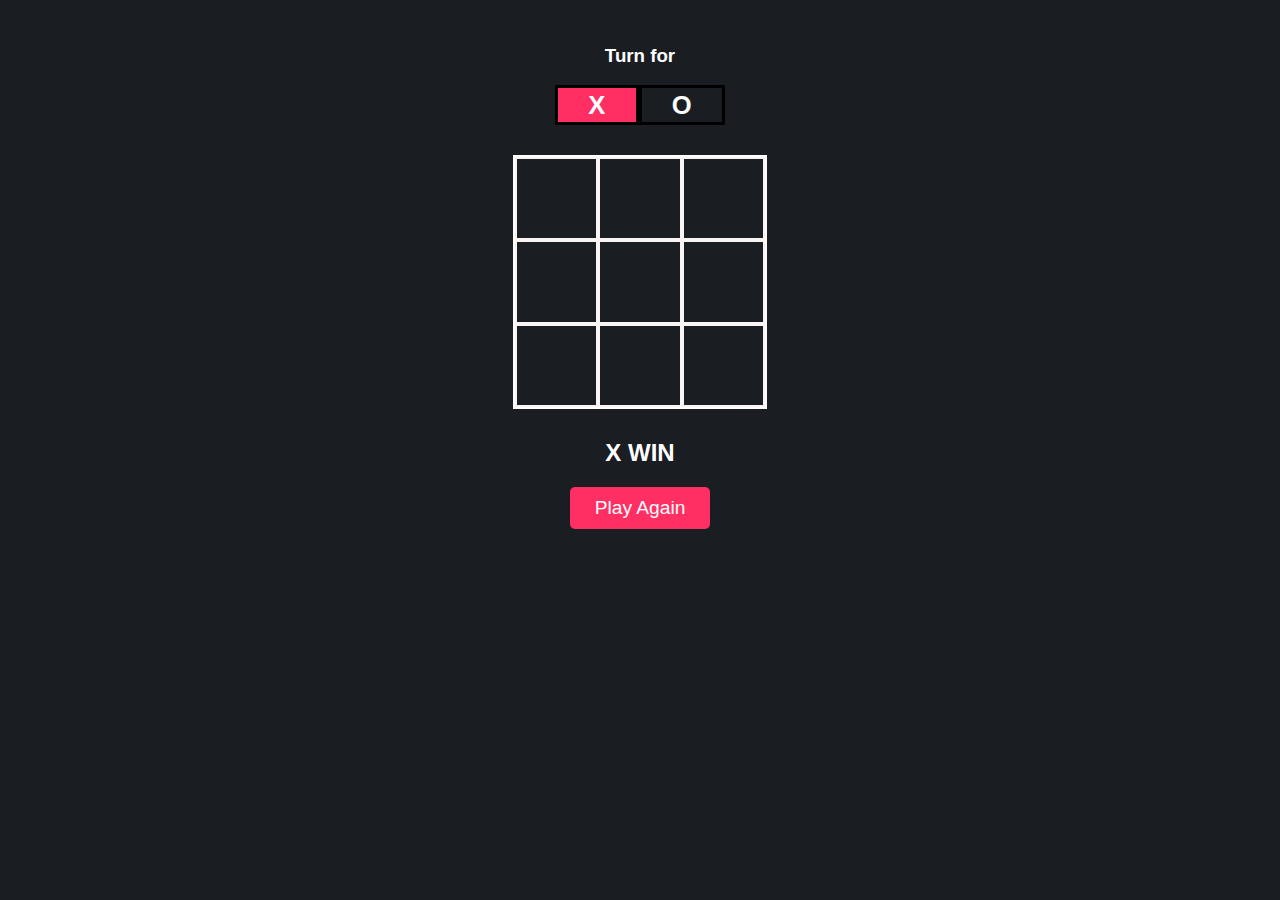
<file: PROJECT/PROJECT 1/xo.html>
<!DOCTYPE html>
<html lang="en">
<head>
    <meta charset="UTF-8">
    <meta name="viewport" content="width=device-width, initial-scale=1.0">
    <title>Tic_Tac_Toe</title>
    <link rel="stylesheet" href="xo.css">
    

</head>

<body>
    <div class="turn-container">
        <h3>Turn for</h3>
        <div class="turn-box align">X</div>
        <div class="turn-box align">O</div>
        <div class="bg"></div>
    </div>
    <div class="main-grid">
        <div class="box align">0</div>
        <div class="box align">1</div>
        <div class="box align">2</div>
        <div class="box align">3</div>
        <div class="box align">4</div>
        <div class="box align">5</div>
        <div class="box align">6</div>
        <div class="box align">7</div>
        <div class="box align">8</div>
    </div>
    <h2 id="results">X WIN</h2>
    <button id="play-again">Play Again</button>
    <script src="xo.js"></script>


</body>  
</html>
</file>
<file: PROJECT/PROJECT 1/xo.css>
*{
   color: white;
   font-family: sans-serif;
   transition: 0.2s ease-in-out;
   user-select: none;
}

.align{
   display: flex;
   justify-content: center;
   align-items: center;
}

body{
   background-color: #1a1d22;
   margin: 0;
   padding: 0;
   width: 100vw;
   text-align: center;
   padding-top: 5vh;
}
.turn-container{
   width: 170px;
   height: 80px;
   margin: auto;
   display: grid;
   grid-template: 1fr;
   grid-template-rows: 1fr 1fr;
   position: relative;
}
.turn-container h3{
  margin: 0;
  grid-column-start: 1;
  grid-column-end: 3;
}
.turn-container .turn-box{
  border: 3px solid #000;
  font-size: 1.6rem;
  font-weight: 700;
}

.turn-container .turn-box :nth-child(even){
  border-right: none;  
}
.bg{
  position: absolute;
  bottom: 0;
  left: 0;
  width: 85px;
  height: 40px;
  background-color: #FF2E63;
  z-index: -1;
}
.main-grid{
  display: grid;
  grid-template-columns: repeat(3, 1fr);
  grid-template-rows: repeat(3, 1fr);
  height: 250px;
  width: 250px;
  margin: 30px auto;
  border: 2px solid #fffcfc;
}
.box{
  cursor: pointer;
  font-size: 2rem;
  font-weight: 700;
  border: 2px solid #faf3f3;
}
.box:hover{
  background-color: #FF2E63;
}
#play-again{
  background-color: #FF2E63;
  padding: 10px 25px;
  border: none;
  font-size: 1.2rem;
  border-radius: 5px;
  cursor: pointer;
}

#play-again:hover{
  padding: 10px 40px;
  background-color: #08D9D6;
  color: #000;
}
</file>
